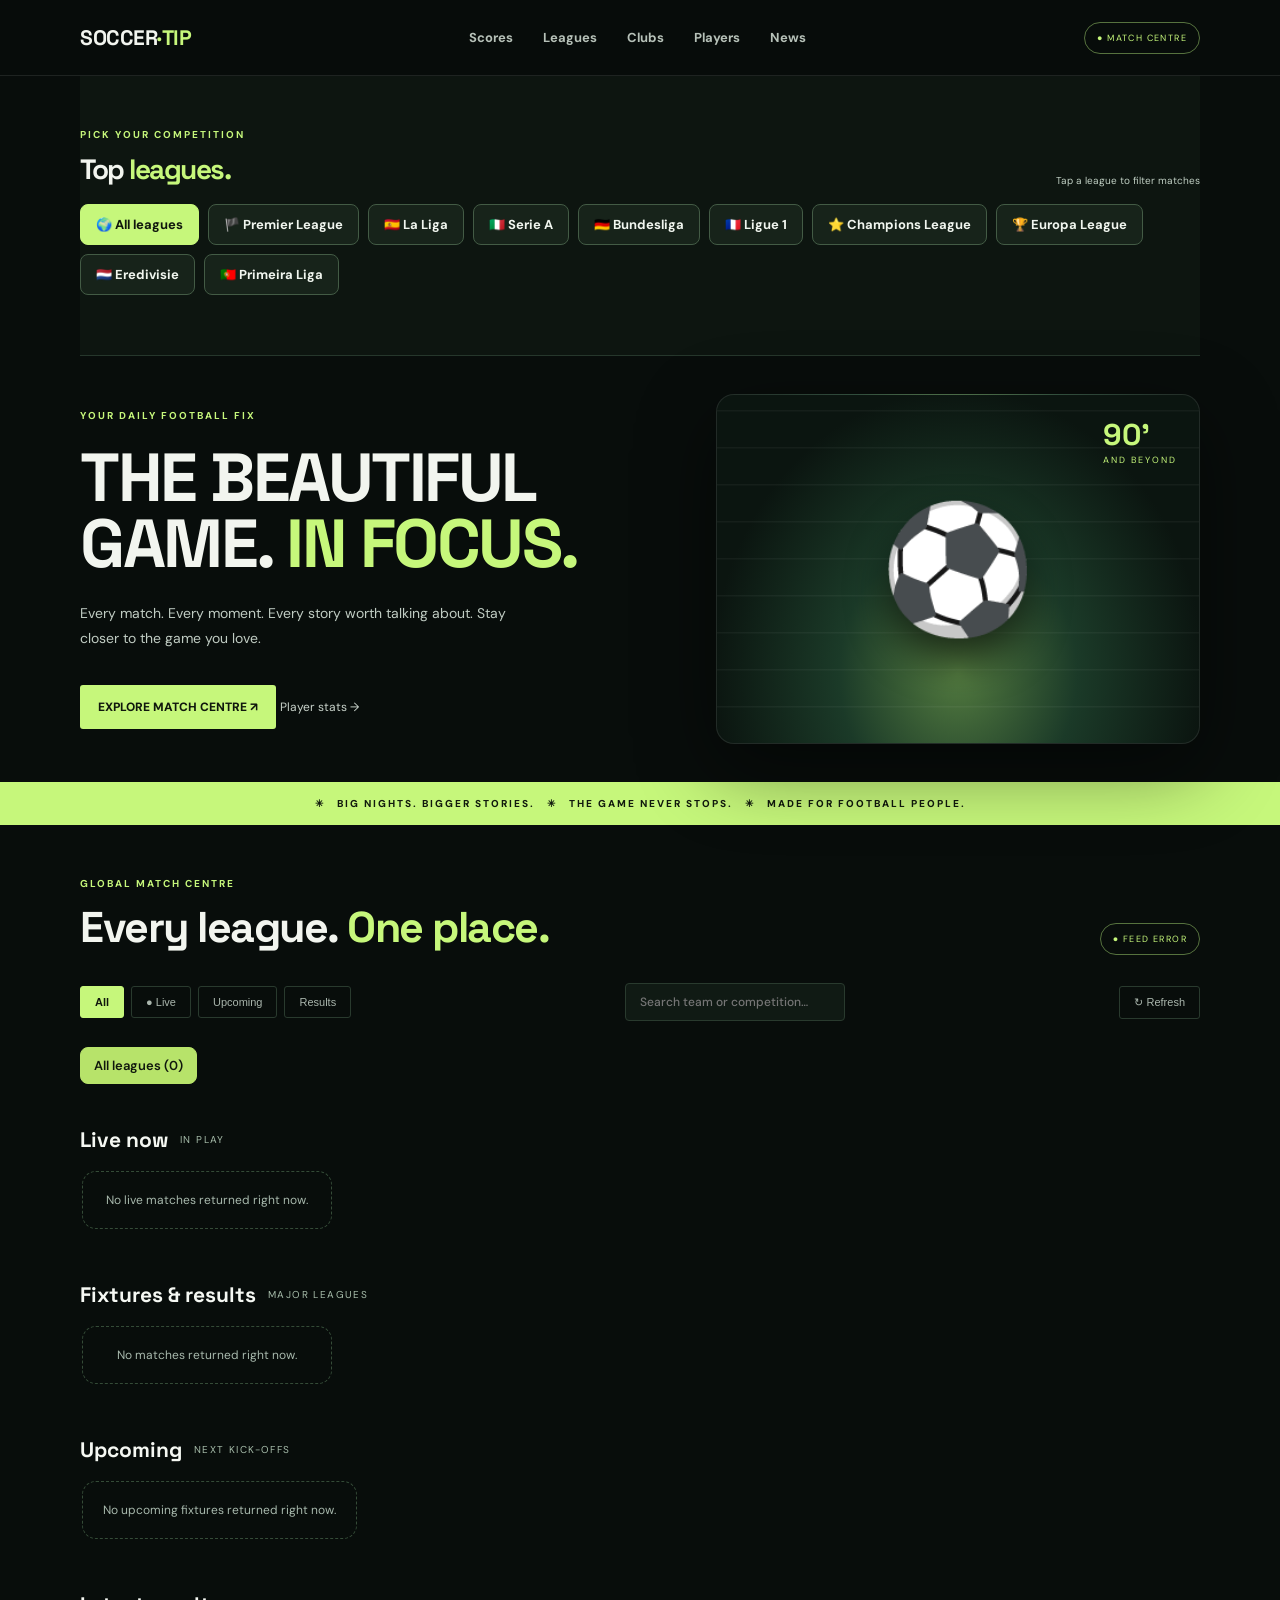
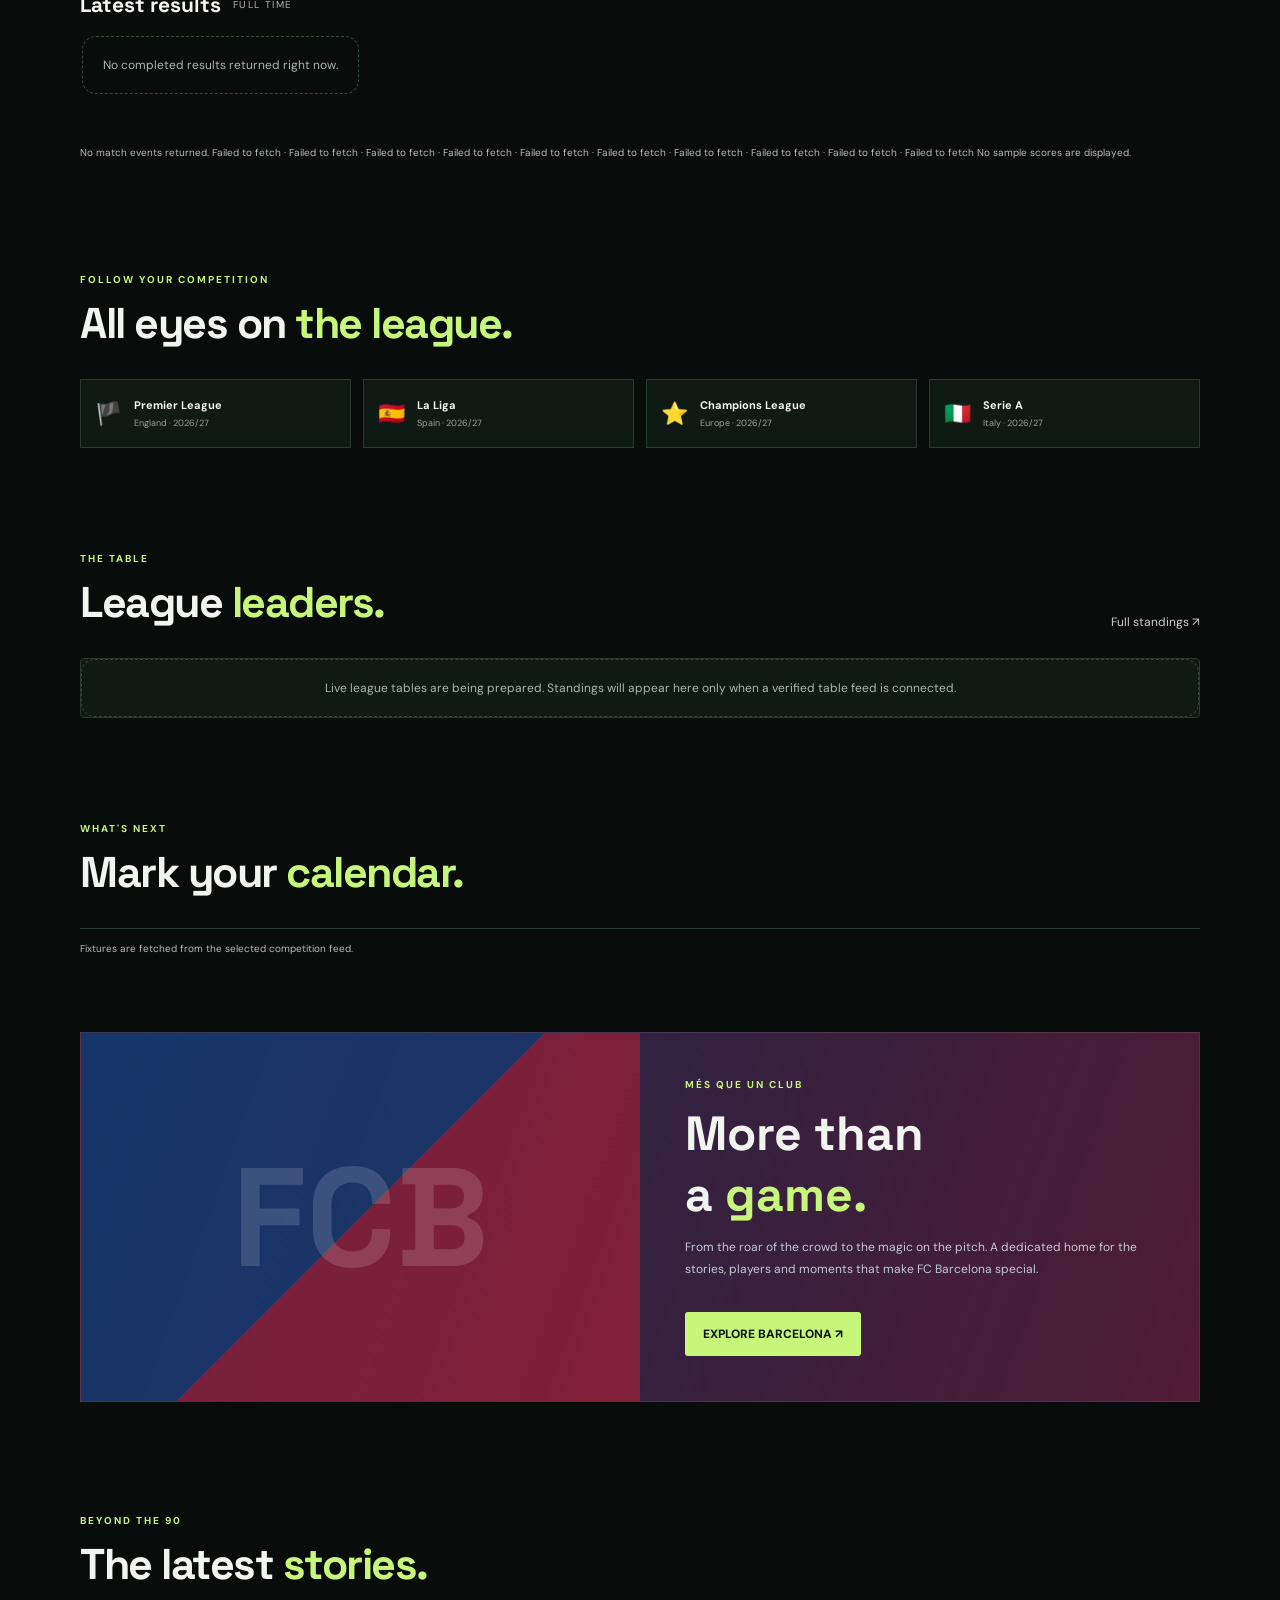
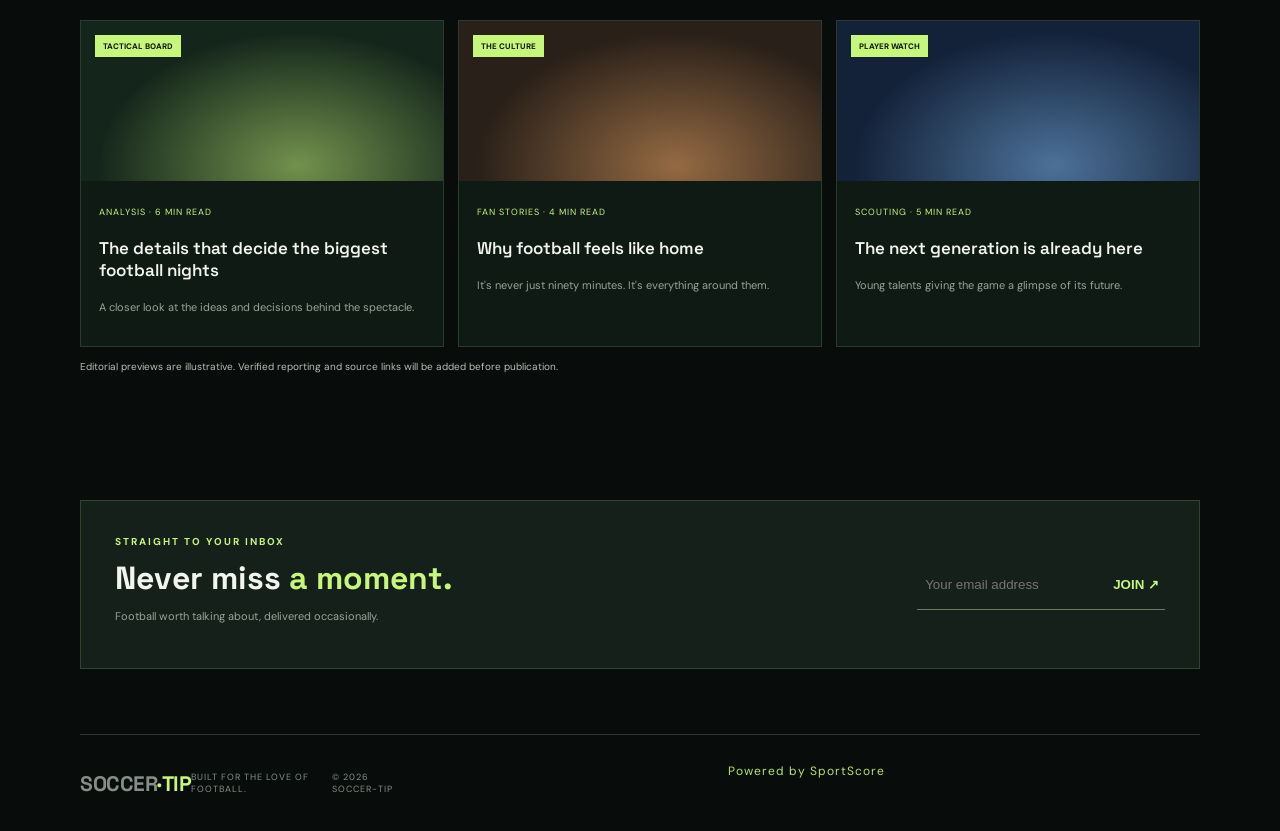
<file: index.html>
<!doctype html><html lang="en"><head><meta charset="utf-8"><meta name="viewport" content="width=device-width,initial-scale=1"><meta name="theme-color" content="#080d0b"><meta name="description" content="Soccer-Tip — your home for football scores, fixtures, leagues and stories."><title>Soccer-Tip | The beautiful game, in focus</title><link rel="preconnect" href="https://fonts.googleapis.com"><link href="https://fonts.googleapis.com/css2?family=DM+Sans:wght@400;500;700;800&family=Space+Grotesk:wght@500;600;700&display=swap" rel="stylesheet"><link rel="stylesheet" href="styles.css?v=clear2"></head><body><header class="top wrap"><a class="brand" href="#">SOCCER<b>·TIP</b></a><nav><a href="#scores">Scores</a><a href="#top-leagues">Leagues</a><a href="clubs.html">Clubs</a><a href="players.html">Players</a><a href="news.html">News</a></nav><span class="pill">● MATCH CENTRE</span></header><section class="section wrap top-leagues-section" id="top-leagues"><div class="heading"><div><div class="eyebrow">PICK YOUR COMPETITION</div><h2>Top <em>leagues.</em></h2></div><span class="disclaimer">Tap a league to filter matches</span></div><div class="league-rail featured-league-rail" id="featured-leagues"><button class="league-chip active" data-league="all">🌍 All leagues</button><button class="league-chip" data-league="Premier League">🏴 Premier League</button><button class="league-chip" data-league="La Liga">🇪🇸 La Liga</button><button class="league-chip" data-league="Serie A">🇮🇹 Serie A</button><button class="league-chip" data-league="Bundesliga">🇩🇪 Bundesliga</button><button class="league-chip" data-league="Ligue 1">🇫🇷 Ligue 1</button><button class="league-chip" data-league="Champions League">⭐ Champions League</button><button class="league-chip" data-league="Europa League">🏆 Europa League</button><button class="league-chip" data-league="Eredivisie">🇳🇱 Eredivisie</button><button class="league-chip" data-league="Primeira Liga">🇵🇹 Primeira Liga</button></div></section><main><section class="hero wrap"><div><div class="eyebrow">YOUR DAILY FOOTBALL FIX</div><h1>THE BEAUTIFUL<br>GAME. <em>IN FOCUS.</em></h1><p>Every match. Every moment. Every story worth talking about. Stay closer to the game you love.</p><a class="cta" href="#scores">EXPLORE MATCH CENTRE ↗</a> <a class="link" href="players.html">Player stats →</a></div><div class="stadium"><div class="stamp">90'<small>AND BEYOND</small></div><div class="ball">⚽</div></div></section><div class="ticker">✳ &nbsp; BIG NIGHTS. BIGGER STORIES. &nbsp; ✳ &nbsp; THE GAME NEVER STOPS. &nbsp; ✳ &nbsp; MADE FOR FOOTBALL PEOPLE.</div><section class="section wrap" id="scores">
<div class="heading"><div><div class="eyebrow">GLOBAL MATCH CENTRE</div><h2>Every league. <em>One place.</em></h2></div><span class="pill" id="live-indicator">● CONNECTING</span></div>
<div class="score-tools"><div class="tabs"><button class="tab active" data-filter="all">All</button><button class="tab" data-filter="live">● Live</button><button class="tab" data-filter="upcoming">Upcoming</button><button class="tab" data-filter="completed">Results</button></div><input id="match-search" class="match-search" type="search" placeholder="Search team or competition…" aria-label="Search matches"><button class="tab" id="refresh-scores" type="button">↻ Refresh</button></div>
<div class="league-rail" id="league-rail" aria-label="Filter by league"><button class="league-chip active" data-league="all">All leagues</button></div>
<div class="match-section"><div class="subheading"><h3>Live now</h3><span>IN PLAY</span></div><div class="match-rail" id="live-matches"><p class="loading-state">Loading live matches…</p></div></div>
<div class="match-section"><div class="subheading"><h3>Fixtures & results</h3><span>MAJOR LEAGUES</span></div><div class="match-rail" id="today-matches"><p class="loading-state">Loading today's matches…</p></div></div>
<div class="match-section"><div class="subheading"><h3>Upcoming</h3><span>NEXT KICK-OFFS</span></div><div class="match-rail" id="upcoming-matches"><p class="loading-state">Loading upcoming matches…</p></div></div>
<div class="match-section"><div class="subheading"><h3>Latest results</h3><span>FULL TIME</span></div><div class="match-rail" id="finished-matches"><p class="loading-state">Loading results…</p></div></div>
<p class="disclaimer" id="score-status">Connecting to the public football data feed. Match cards will only show returned data.</p>
<div class="match-detail" id="match-detail" hidden></div>
</section><section class="section wrap" id="leagues"><div class="heading"><div><div class="eyebrow">FOLLOW YOUR COMPETITION</div><h2>All eyes on <em>the league.</em></h2></div></div><div class="leagues"><a class="league" href="#fixtures"><span class="flag">🏴</span><span><strong>Premier League</strong><small>England · 2026/27</small></span></a><a class="league" href="#fixtures"><span class="flag">🇪🇸</span><span><strong>La Liga</strong><small>Spain · 2026/27</small></span></a><a class="league" href="#fixtures"><span class="flag">⭐</span><span><strong>Champions League</strong><small>Europe · 2026/27</small></span></a><a class="league" href="#fixtures"><span class="flag">🇮🇹</span><span><strong>Serie A</strong><small>Italy · 2026/27</small></span></a></div></section><section class="section wrap" id="standings"><div class="heading"><div><div class="eyebrow">THE TABLE</div><h2>League <em>leaders.</em></h2></div><a class="link" href="leagues.html">Full standings ↗</a></div><div class="table-wrap"><div class="empty-state">Live league tables are being prepared. Standings will appear here only when a verified table feed is connected.</div></div></section><section class="section wrap" id="fixtures"><div class="heading"><div><div class="eyebrow">WHAT'S NEXT</div><h2>Mark your <em>calendar.</em></h2></div></div><div class="fixtures" id="upcoming-fixtures"><p class="disclaimer">Fixtures are fetched from the selected competition feed.</p></div></section><section class="barca wrap"><div class="barca-art">FCB</div><div class="barca-copy"><div class="eyebrow">MÉS QUE UN CLUB</div><h2>More than<br>a <em>game.</em></h2><p>From the roar of the crowd to the magic on the pitch. A dedicated home for the stories, players and moments that make FC Barcelona special.</p><a class="cta" href="clubs.html#barcelona">EXPLORE BARCELONA ↗</a></div></section><section class="section wrap" id="stories"><div class="heading"><div><div class="eyebrow">BEYOND THE 90</div><h2>The latest <em>stories.</em></h2></div></div><div class="stories"><article class="story"><div class="visual"><span>TACTICAL BOARD</span></div><div class="story-copy"><small>ANALYSIS · 6 MIN READ</small><h3>The details that decide the biggest football nights</h3><p>A closer look at the ideas and decisions behind the spectacle.</p></div></article><article class="story"><div class="visual"><span>THE CULTURE</span></div><div class="story-copy"><small>FAN STORIES · 4 MIN READ</small><h3>Why football feels like home</h3><p>It's never just ninety minutes. It's everything around them.</p></div></article><article class="story"><div class="visual"><span>PLAYER WATCH</span></div><div class="story-copy"><small>SCOUTING · 5 MIN READ</small><h3>The next generation is already here</h3><p>Young talents giving the game a glimpse of its future.</p></div></article></div><p class="disclaimer">Editorial previews are illustrative. Verified reporting and source links will be added before publication.</p></section><section class="newsletter wrap"><div><div class="eyebrow">STRAIGHT TO YOUR INBOX</div><h2>Never miss <em>a moment.</em></h2><p>Football worth talking about, delivered occasionally.</p></div><div><form id="newsletter"><input type="email" placeholder="Your email address" required aria-label="Your email address"><button>JOIN ↗</button></form><small id="message" class="disclaimer"></small></div></section></main><footer class="footer wrap"><a class="brand" href="#">SOCCER<b>·TIP</b></a><span>BUILT FOR THE LOVE OF FOOTBALL.</span><span>© 2026 SOCCER-TIP</span><div class="wrap" style="padding:0 0 24px;text-align:center"><a href="https://sportscore.com/" rel="dofollow" style="color:#b7e36a;font-size:12px">Powered by SportScore</a></div></footer><script src="app.js?v=clear2"></script></body></html>
</file>
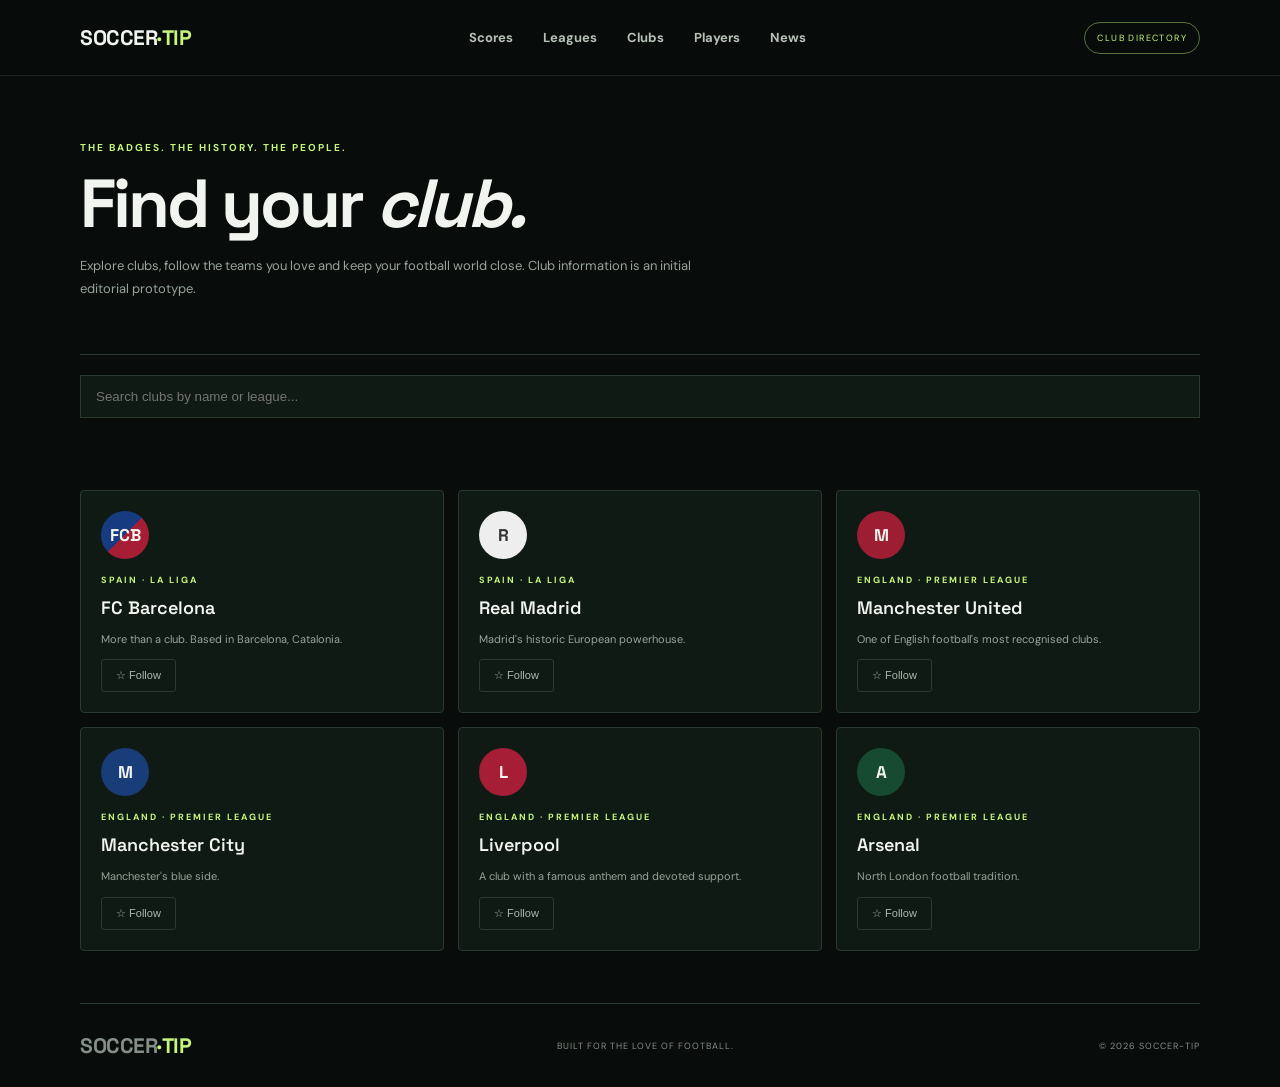
<file: clubs.html>
<!doctype html><html lang="en"><head><meta charset="utf-8"><meta name="viewport" content="width=device-width,initial-scale=1"><title>Clubs | Soccer-Tip</title><link href="https://fonts.googleapis.com/css2?family=DM+Sans:wght@400;700;800&family=Space+Grotesk:wght@500;600;700&display=swap" rel="stylesheet"><link rel="stylesheet" href="styles.css"></head><body><header class="top wrap"><a class="brand" href="index.html">SOCCER<b>·TIP</b></a><nav><a href="index.html#scores">Scores</a><a href="leagues.html">Leagues</a><a href="clubs.html">Clubs</a><a href="players.html">Players</a><a href="news.html">News</a></nav><span class="pill">CLUB DIRECTORY</span></header><main class="wrap"><section class="page-hero"><div class="eyebrow">THE BADGES. THE HISTORY. THE PEOPLE.</div><h1>Find your <em>club.</em></h1><p>Explore clubs, follow the teams you love and keep your football world close. Club information is an initial editorial prototype.</p></section><div class="searchbar"><input data-search=".club-card" placeholder="Search clubs by name or league..." aria-label="Search clubs"></div><section class="section"><div class="content-grid"><article class="content-card club-card" id="barcelona"><div class="club-badge">FCB</div><div class="eyebrow">SPAIN · LA LIGA</div><h3>FC Barcelona</h3><p>More than a club. Based in Barcelona, Catalonia.</p><button class="tab" data-favorite>☆ Follow</button></article><article class="content-card club-card"><div class="club-badge" style="background:#eee;color:#333">R</div><div class="eyebrow">SPAIN · LA LIGA</div><h3>Real Madrid</h3><p>Madrid's historic European powerhouse.</p><button class="tab" data-favorite>☆ Follow</button></article><article class="content-card club-card"><div class="club-badge" style="background:#9d1e32">M</div><div class="eyebrow">ENGLAND · PREMIER LEAGUE</div><h3>Manchester United</h3><p>One of English football's most recognised clubs.</p><button class="tab" data-favorite>☆ Follow</button></article><article class="content-card club-card"><div class="club-badge" style="background:#183d79">M</div><div class="eyebrow">ENGLAND · PREMIER LEAGUE</div><h3>Manchester City</h3><p>Manchester's blue side.</p><button class="tab" data-favorite>☆ Follow</button></article><article class="content-card club-card"><div class="club-badge" style="background:#a51e36">L</div><div class="eyebrow">ENGLAND · PREMIER LEAGUE</div><h3>Liverpool</h3><p>A club with a famous anthem and devoted support.</p><button class="tab" data-favorite>☆ Follow</button></article><article class="content-card club-card"><div class="club-badge" style="background:#164a31">A</div><div class="eyebrow">ENGLAND · PREMIER LEAGUE</div><h3>Arsenal</h3><p>North London football tradition.</p><button class="tab" data-favorite>☆ Follow</button></article></div></section></main><footer class="footer wrap"><a class="brand" href="index.html">SOCCER<b>·TIP</b></a><span>BUILT FOR THE LOVE OF FOOTBALL.</span><span>© 2026 SOCCER-TIP</span></footer><script src="app.js"></script></body></html>
</file>
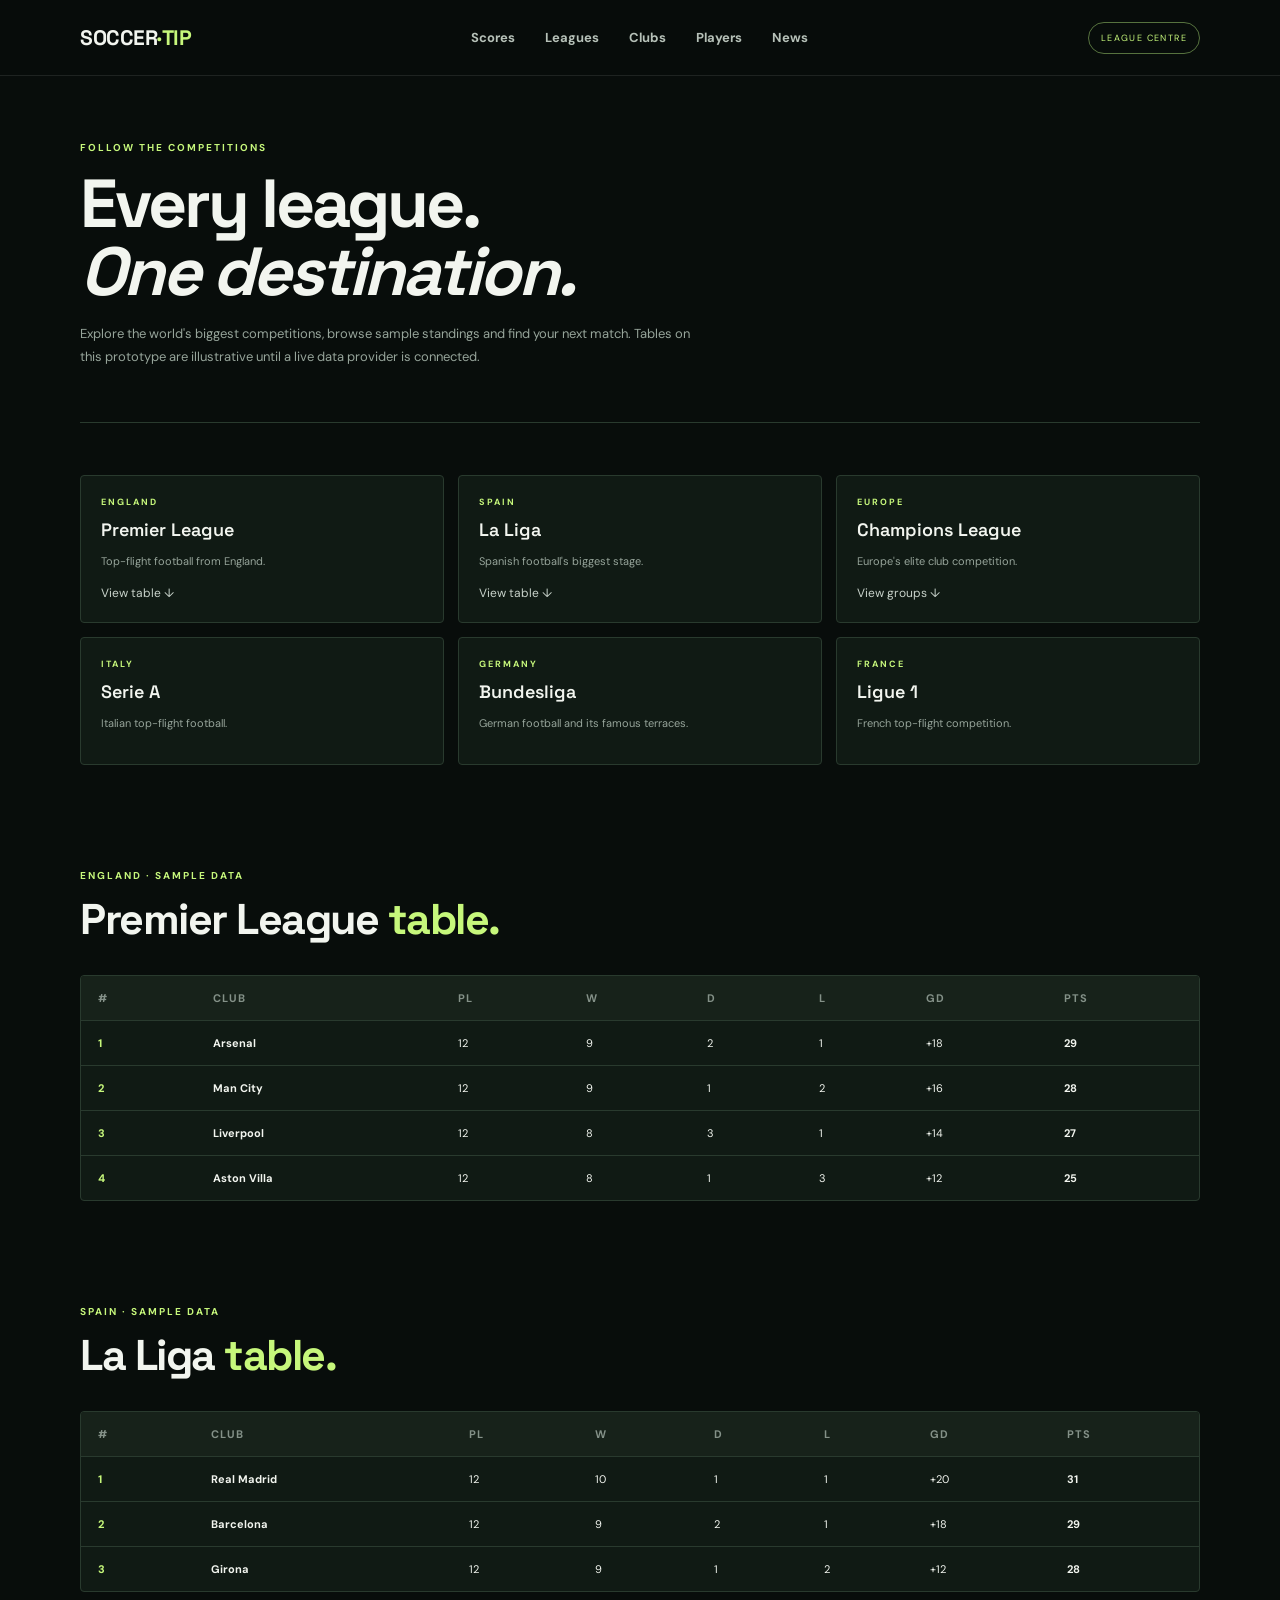
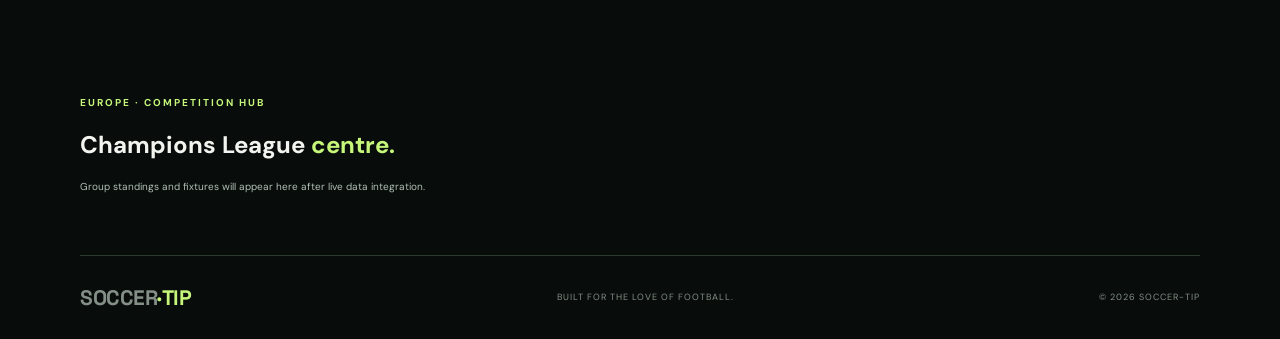
<file: leagues.html>
<!doctype html><html lang="en"><head><meta charset="utf-8"><meta name="viewport" content="width=device-width,initial-scale=1"><title>Leagues | Soccer-Tip</title><link href="https://fonts.googleapis.com/css2?family=DM+Sans:wght@400;700;800&family=Space+Grotesk:wght@500;600;700&display=swap" rel="stylesheet"><link rel="stylesheet" href="styles.css"></head><body><header class="top wrap"><a class="brand" href="index.html">SOCCER<b>·TIP</b></a><nav><a href="index.html#scores">Scores</a><a href="leagues.html">Leagues</a><a href="clubs.html">Clubs</a><a href="players.html">Players</a><a href="news.html">News</a></nav><span class="pill">LEAGUE CENTRE</span></header><main class="wrap"><section class="page-hero"><div class="eyebrow">FOLLOW THE COMPETITIONS</div><h1>Every league.<br><em>One destination.</em></h1><p>Explore the world's biggest competitions, browse sample standings and find your next match. Tables on this prototype are illustrative until a live data provider is connected.</p></section><section class="section"><div class="content-grid"><article class="content-card"><div class="eyebrow">ENGLAND</div><h3>Premier League</h3><p>Top-flight football from England.</p><a class="link" href="#premier">View table ↓</a></article><article class="content-card"><div class="eyebrow">SPAIN</div><h3>La Liga</h3><p>Spanish football's biggest stage.</p><a class="link" href="#laliga">View table ↓</a></article><article class="content-card"><div class="eyebrow">EUROPE</div><h3>Champions League</h3><p>Europe's elite club competition.</p><a class="link" href="#ucl">View groups ↓</a></article><article class="content-card"><div class="eyebrow">ITALY</div><h3>Serie A</h3><p>Italian top-flight football.</p></article><article class="content-card"><div class="eyebrow">GERMANY</div><h3>Bundesliga</h3><p>German football and its famous terraces.</p></article><article class="content-card"><div class="eyebrow">FRANCE</div><h3>Ligue 1</h3><p>French top-flight competition.</p></article></div></section><section class="section" id="premier"><div class="heading"><div><div class="eyebrow">ENGLAND · SAMPLE DATA</div><h2>Premier League <em>table.</em></h2></div></div><div class="table-wrap"><table class="standings"><thead><tr><th>#</th><th>CLUB</th><th>PL</th><th>W</th><th>D</th><th>L</th><th>GD</th><th>PTS</th></tr></thead><tbody><tr><td>1</td><td>Arsenal</td><td>12</td><td>9</td><td>2</td><td>1</td><td>+18</td><td><b>29</b></td></tr><tr><td>2</td><td>Man City</td><td>12</td><td>9</td><td>1</td><td>2</td><td>+16</td><td><b>28</b></td></tr><tr><td>3</td><td>Liverpool</td><td>12</td><td>8</td><td>3</td><td>1</td><td>+14</td><td><b>27</b></td></tr><tr><td>4</td><td>Aston Villa</td><td>12</td><td>8</td><td>1</td><td>3</td><td>+12</td><td><b>25</b></td></tr></tbody></table></div></section><section class="section" id="laliga"><div class="heading"><div><div class="eyebrow">SPAIN · SAMPLE DATA</div><h2>La Liga <em>table.</em></h2></div></div><div class="table-wrap"><table class="standings"><thead><tr><th>#</th><th>CLUB</th><th>PL</th><th>W</th><th>D</th><th>L</th><th>GD</th><th>PTS</th></tr></thead><tbody><tr><td>1</td><td>Real Madrid</td><td>12</td><td>10</td><td>1</td><td>1</td><td>+20</td><td><b>31</b></td></tr><tr><td>2</td><td>Barcelona</td><td>12</td><td>9</td><td>2</td><td>1</td><td>+18</td><td><b>29</b></td></tr><tr><td>3</td><td>Girona</td><td>12</td><td>9</td><td>1</td><td>2</td><td>+12</td><td><b>28</b></td></tr></tbody></table></div></section><section class="section" id="ucl"><div class="eyebrow">EUROPE · COMPETITION HUB</div><h2>Champions League <em>centre.</em></h2><p class="disclaimer">Group standings and fixtures will appear here after live data integration.</p></section></main><footer class="footer wrap"><a class="brand" href="index.html">SOCCER<b>·TIP</b></a><span>BUILT FOR THE LOVE OF FOOTBALL.</span><span>© 2026 SOCCER-TIP</span></footer><script src="app.js"></script></body></html>
</file>
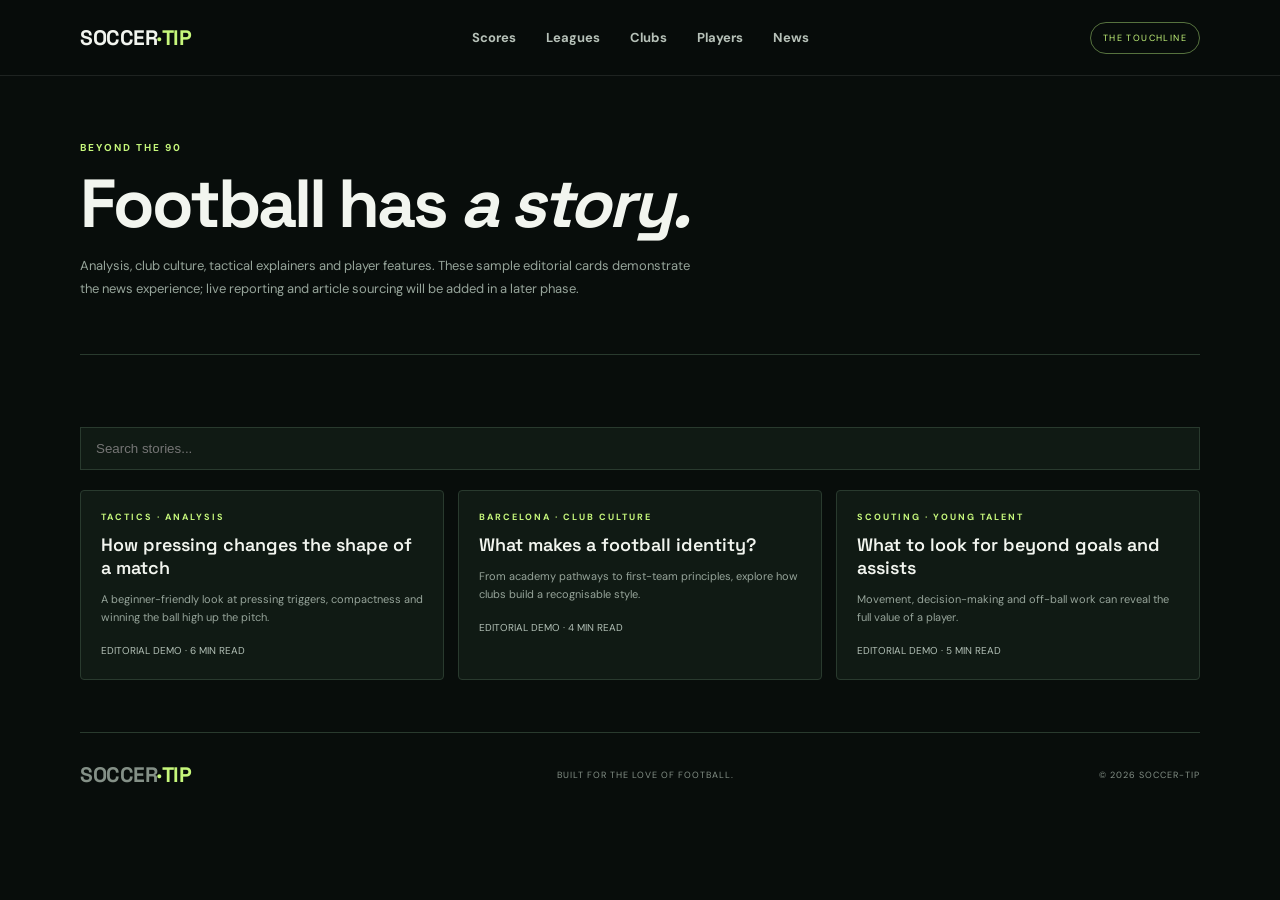
<file: news.html>
<!doctype html><html lang="en"><head><meta charset="utf-8"><meta name="viewport" content="width=device-width,initial-scale=1"><title>News | Soccer-Tip</title><link href="https://fonts.googleapis.com/css2?family=DM+Sans:wght@400;700;800&family=Space+Grotesk:wght@500;600;700&display=swap" rel="stylesheet"><link rel="stylesheet" href="styles.css"></head><body><header class="top wrap"><a class="brand" href="index.html">SOCCER<b>·TIP</b></a><nav><a href="index.html#scores">Scores</a><a href="leagues.html">Leagues</a><a href="clubs.html">Clubs</a><a href="players.html">Players</a><a href="news.html">News</a></nav><span class="pill">THE TOUCHLINE</span></header><main class="wrap"><section class="page-hero"><div class="eyebrow">BEYOND THE 90</div><h1>Football has <em>a story.</em></h1><p>Analysis, club culture, tactical explainers and player features. These sample editorial cards demonstrate the news experience; live reporting and article sourcing will be added in a later phase.</p></section><section class="section"><div class="searchbar"><input data-search=".news-card" placeholder="Search stories..." aria-label="Search stories"></div><div class="content-grid"><article class="content-card news-card"><div class="eyebrow">TACTICS · ANALYSIS</div><h3>How pressing changes the shape of a match</h3><p>A beginner-friendly look at pressing triggers, compactness and winning the ball high up the pitch.</p><span class="disclaimer">EDITORIAL DEMO · 6 MIN READ</span></article><article class="content-card news-card"><div class="eyebrow">BARCELONA · CLUB CULTURE</div><h3>What makes a football identity?</h3><p>From academy pathways to first-team principles, explore how clubs build a recognisable style.</p><span class="disclaimer">EDITORIAL DEMO · 4 MIN READ</span></article><article class="content-card news-card"><div class="eyebrow">SCOUTING · YOUNG TALENT</div><h3>What to look for beyond goals and assists</h3><p>Movement, decision-making and off-ball work can reveal the full value of a player.</p><span class="disclaimer">EDITORIAL DEMO · 5 MIN READ</span></article></div></section></main><footer class="footer wrap"><a class="brand" href="index.html">SOCCER<b>·TIP</b></a><span>BUILT FOR THE LOVE OF FOOTBALL.</span><span>© 2026 SOCCER-TIP</span></footer><script src="app.js"></script></body></html>
</file>
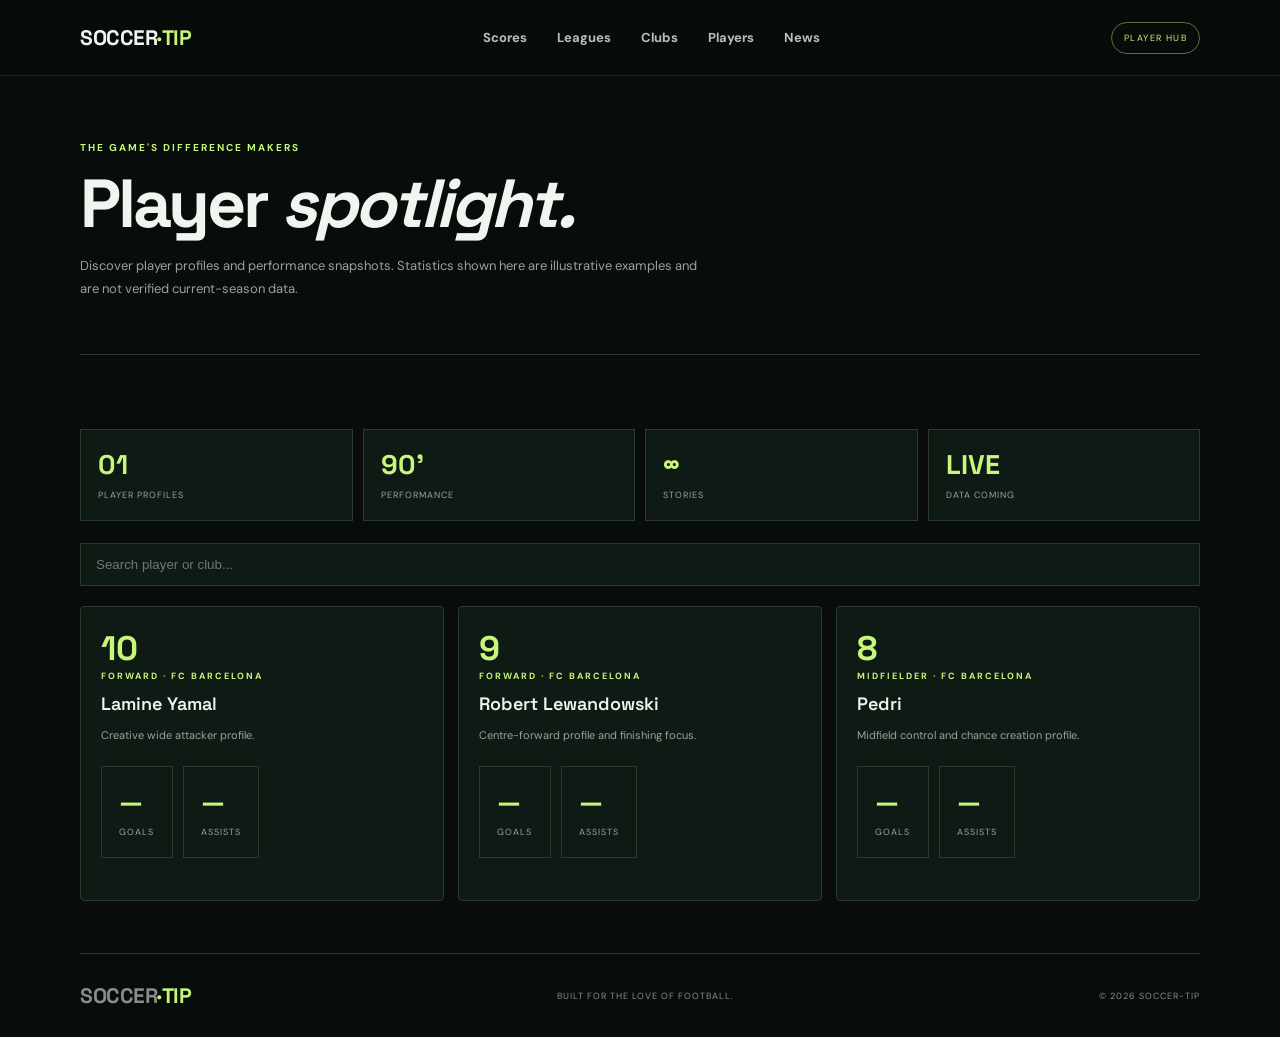
<file: players.html>
<!doctype html><html lang="en"><head><meta charset="utf-8"><meta name="viewport" content="width=device-width,initial-scale=1"><title>Players | Soccer-Tip</title><link href="https://fonts.googleapis.com/css2?family=DM+Sans:wght@400;700;800&family=Space+Grotesk:wght@500;600;700&display=swap" rel="stylesheet"><link rel="stylesheet" href="styles.css"></head><body><header class="top wrap"><a class="brand" href="index.html">SOCCER<b>·TIP</b></a><nav><a href="index.html#scores">Scores</a><a href="leagues.html">Leagues</a><a href="clubs.html">Clubs</a><a href="players.html">Players</a><a href="news.html">News</a></nav><span class="pill">PLAYER HUB</span></header><main class="wrap"><section class="page-hero"><div class="eyebrow">THE GAME'S DIFFERENCE MAKERS</div><h1>Player <em>spotlight.</em></h1><p>Discover player profiles and performance snapshots. Statistics shown here are illustrative examples and are not verified current-season data.</p></section><section class="section"><div class="stat-row"><div class="stat-box"><strong>01</strong><span>PLAYER PROFILES</span></div><div class="stat-box"><strong>90'</strong><span>PERFORMANCE</span></div><div class="stat-box"><strong>∞</strong><span>STORIES</span></div><div class="stat-box"><strong>LIVE</strong><span>DATA COMING</span></div></div><div class="searchbar"><input data-search=".player-card" placeholder="Search player or club..." aria-label="Search players"></div><div class="content-grid"><article class="content-card player-card"><div class="player-number">10</div><div class="eyebrow">FORWARD · FC BARCELONA</div><h3>Lamine Yamal</h3><p>Creative wide attacker profile.</p><div class="stat-row"><div class="stat-box"><strong>—</strong><span>GOALS</span></div><div class="stat-box"><strong>—</strong><span>ASSISTS</span></div></div></article><article class="content-card player-card"><div class="player-number">9</div><div class="eyebrow">FORWARD · FC BARCELONA</div><h3>Robert Lewandowski</h3><p>Centre-forward profile and finishing focus.</p><div class="stat-row"><div class="stat-box"><strong>—</strong><span>GOALS</span></div><div class="stat-box"><strong>—</strong><span>ASSISTS</span></div></div></article><article class="content-card player-card"><div class="player-number">8</div><div class="eyebrow">MIDFIELDER · FC BARCELONA</div><h3>Pedri</h3><p>Midfield control and chance creation profile.</p><div class="stat-row"><div class="stat-box"><strong>—</strong><span>GOALS</span></div><div class="stat-box"><strong>—</strong><span>ASSISTS</span></div></div></article></div></section></main><footer class="footer wrap"><a class="brand" href="index.html">SOCCER<b>·TIP</b></a><span>BUILT FOR THE LOVE OF FOOTBALL.</span><span>© 2026 SOCCER-TIP</span></footer><script src="app.js"></script></body></html>
</file>
<file: styles.css>
:root{--bg:#080d0b;--panel:#111a15;--line:#26352b;--txt:#f2f5ef;--muted:#96a49a;--green:#b8f36b;--display:'Space Grotesk',sans-serif;--body:'DM Sans',sans-serif}*{box-sizing:border-box}html{scroll-behavior:smooth}body{margin:0;background:var(--bg);color:var(--txt);font-family:var(--body)}a{color:inherit;text-decoration:none}.wrap{width:min(1120px,88%);margin:auto}.top{height:76px;border-bottom:1px solid #ffffff12;display:flex;align-items:center;justify-content:space-between}.brand{font:700 19px var(--display);letter-spacing:1px}.brand b{color:var(--green)}nav{display:flex;gap:30px;color:#b6c1b8;font-size:13px}nav a:hover,.link:hover{color:var(--green)}.pill{font-size:9px;letter-spacing:1.4px;color:var(--green);border:1px solid #56723e;padding:9px 12px;border-radius:30px}.hero{min-height:540px;display:grid;grid-template-columns:1.1fr .9fr;gap:45px;align-items:center;padding:65px 0}.eyebrow{color:var(--green);font-size:10px;letter-spacing:2px;font-weight:700}.hero h1{font:700 clamp(48px,6.6vw,82px)/.98 var(--display);letter-spacing:-4px;margin:23px 0}.hero h1 em,h2 em{font-style:normal;color:var(--green)}.hero p{color:var(--muted);max-width:440px;line-height:1.8;font-size:14px}.cta{display:inline-block;margin-top:20px;padding:14px 18px;background:var(--green);color:#10170d;font-weight:800;font-size:12px;border-radius:3px}.stadium{height:350px;border:1px solid #ffffff18;border-radius:5px;display:grid;place-items:center;position:relative;overflow:hidden;background:radial-gradient(ellipse at 50% 80%,#537b40,#1b3a28 35%,#0b1510 72%)}.stadium:before{content:"";position:absolute;inset:0;background:repeating-linear-gradient(0deg,transparent 0 35px,#ffffff0b 36px 37px)}.ball{font-size:125px;filter:drop-shadow(0 20px 20px #0009);z-index:1}.stamp{position:absolute;right:22px;top:20px;color:var(--green);font:700 30px var(--display)}.stamp small{display:block;font:9px var(--body);letter-spacing:2px}.ticker{background:var(--green);color:#111a0d;padding:15px 6%;font-size:10px;font-weight:800;letter-spacing:1.4px;text-align:center}.section{padding:76px 0}.heading{display:flex;align-items:end;justify-content:space-between;margin-bottom:28px}.heading h2{font:700 clamp(30px,4vw,43px) var(--display);margin:10px 0 0;letter-spacing:-1.5px}.link{font-size:12px;color:#c8d2ca}.tabs{display:flex;gap:7px;margin-bottom:15px}.tab{background:transparent;color:#aab6ad;border:1px solid var(--line);padding:9px 14px;font-size:11px;border-radius:3px}.tab.active{background:var(--green);color:#10170d;border-color:var(--green);font-weight:800}.matches{display:grid;grid-template-columns:repeat(3,1fr);gap:13px}.match{background:linear-gradient(145deg,#16221a,#0e1511);border:1px solid var(--line);padding:18px;border-radius:4px}.meta,.foot{display:flex;justify-content:space-between;color:#89968d;font-size:9px;letter-spacing:.8px}.live{color:var(--green)}.teams{display:grid;grid-template-columns:1fr auto 1fr;align-items:center;text-align:center;gap:8px;padding:28px 0}.crest{width:42px;height:42px;border-radius:50%;display:grid;place-items:center;margin:0 auto 9px;font-weight:800;background:#883047}.team:last-child .crest{background:#244c85}.team strong{font-size:11px}.score{font:700 27px var(--display)}.score small{display:block;font:9px var(--body);color:#98a59b;margin-top:5px}.foot{border-top:1px solid var(--line);padding-top:13px;letter-spacing:0}.disclaimer{font-size:10px;color:#7e8b82;margin-top:13px}.leagues{display:grid;grid-template-columns:repeat(4,1fr);gap:12px}.league{background:var(--panel);border:1px solid var(--line);padding:18px 14px;display:flex;gap:12px;align-items:center}.league .flag{font-size:22px}.league strong{display:block;font-size:11px}.league small{display:block;color:var(--muted);font-size:9px;margin-top:5px}.fixtures{border-top:1px solid var(--line)}.fixture{display:grid;grid-template-columns:65px 1fr 2fr 90px;gap:15px;align-items:center;padding:19px 12px;border-bottom:1px solid var(--line)}.date strong{font:700 24px var(--display)}.date small,.comp{display:block;color:var(--muted);font-size:9px;letter-spacing:1px}.fixture-teams{font-size:12px}.fixture-teams span{color:var(--muted);padding:0 10px}.time{font:700 14px var(--display)}.barca{margin:15px auto 60px;display:grid;grid-template-columns:1fr 1fr;background:linear-gradient(110deg,#15284a,#501b35);border:1px solid #ffffff19}.barca-art{min-height:280px;display:grid;place-items:center;font:700 clamp(70px,12vw,140px) var(--display);color:#ffffff25;background:linear-gradient(135deg,#173c78aa 50%,#a51e36aa 50%)}.barca-copy{padding:45px;align-self:center}.barca-copy h2{font:700 48px var(--display);margin:12px 0}.barca-copy p{font-size:12px;line-height:1.8;color:#c1cbd3}.stories{display:grid;grid-template-columns:repeat(3,1fr);gap:14px}.story{background:var(--panel);border:1px solid var(--line)}.visual{height:160px;background:radial-gradient(ellipse at 60% 90%,#73914d,#14261b 65%);position:relative}.story:nth-child(2) .visual{background:radial-gradient(ellipse at 60% 90%,#946a43,#292019 65%)}.story:nth-child(3) .visual{background:radial-gradient(ellipse at 60% 90%,#4c7198,#142239 65%)}.visual span{position:absolute;left:14px;top:14px;background:var(--green);color:#111a0d;padding:6px 8px;font-size:8px;font-weight:800}.story-copy{padding:18px}.story-copy small{color:var(--green);font-size:9px;letter-spacing:1px}.story-copy h3{font:600 17px var(--display);line-height:1.3}.story-copy p{font-size:11px;color:var(--muted);line-height:1.7}.newsletter{padding:34px;background:#142019;border:1px solid #30442e;display:flex;justify-content:space-between;align-items:center;gap:25px;margin:65px auto}.newsletter h2{font:700 32px var(--display);margin:10px 0}.newsletter p{font-size:11px;color:var(--muted)}form{display:flex;border-bottom:1px solid #687b5e;padding:9px 0}input{background:transparent;border:0;color:white;outline:0;padding:8px;min-width:190px}form button{background:transparent;border:0;color:var(--green);font-weight:800}.footer{border-top:1px solid var(--line);padding:28px 0;display:flex;justify-content:space-between;color:#849087;font-size:9px;letter-spacing:1px}@media(max-width:760px){.wrap{width:90%}.top{height:65px}nav{display:none}.hero{grid-template-columns:1fr;padding:55px 0}.hero h1{font-size:57px}.stadium{height:250px}.matches{grid-template-columns:1fr}.leagues{grid-template-columns:1fr 1fr}.fixture{grid-template-columns:48px 1fr auto;gap:8px}.comp{display:none}.barca{grid-template-columns:1fr}.barca-art{min-height:180px}.barca-copy{padding:30px}.stories{grid-template-columns:1fr}.newsletter{display:block;padding:25px}.newsletter form{margin-top:20px}.footer{gap:12px;flex-wrap:wrap}.footer .brand{width:100%}}
/* Expanded platform components */
.table-wrap{overflow-x:auto;border:1px solid var(--line);border-radius:4px;background:var(--panel)}
.standings{width:100%;border-collapse:collapse;min-width:520px;text-align:left}
.standings th{font-size:9px;letter-spacing:1px;color:#849188;font-weight:700;background:#17221a}
.standings td,.standings th{padding:15px 17px;border-bottom:1px solid var(--line);font-size:11px}
.standings td:first-child{color:var(--green);font-weight:800}.standings td:nth-child(2){font-weight:700}.standings tr:last-child td{border-bottom:0}
.page-hero{padding:65px 0 40px;border-bottom:1px solid var(--line)}
.page-hero h1{font:700 clamp(42px,6vw,68px)/1 var(--display);letter-spacing:-3px;margin:16px 0}
.page-hero p{color:var(--muted);max-width:620px;line-height:1.8;font-size:13px}
.content-grid{display:grid;grid-template-columns:repeat(3,1fr);gap:14px}
.content-card{background:var(--panel);border:1px solid var(--line);padding:20px;border-radius:4px}
.content-card h3{font:600 18px var(--display);margin:10px 0}
.content-card p{font-size:11px;line-height:1.7;color:var(--muted)}
.content-card .eyebrow{font-size:9px}
.club-badge{width:48px;height:48px;border-radius:50%;display:grid;place-items:center;background:linear-gradient(135deg,#163b80 50%,#a51e36 50%);font:700 17px var(--display);margin-bottom:15px}
.player-number{font:700 34px var(--display);color:var(--green)}
.stat-row{display:grid;grid-template-columns:repeat(4,1fr);gap:10px;margin:22px 0}
.stat-box{background:var(--panel);border:1px solid var(--line);padding:17px}
.stat-box strong{display:block;font:700 27px var(--display);color:var(--green)}
.stat-box span{font-size:9px;color:var(--muted);letter-spacing:1px}
.searchbar{display:flex;gap:10px;margin:20px 0}
.searchbar input{background:var(--panel);border:1px solid var(--line);padding:13px 15px;flex:1;min-width:0}
.filter-select{background:var(--panel);border:1px solid var(--line);color:var(--txt);padding:0 12px}
.content-card[hidden],.match[hidden]{display:none}
@media(max-width:760px){.content-grid{grid-template-columns:1fr}.stat-row{grid-template-columns:1fr 1fr}.page-hero{padding:45px 0 28px}.searchbar{flex-direction:column}.filter-select{padding:12px}}

.score-tools{display:flex;align-items:center;justify-content:space-between;gap:14px;margin-bottom:16px}.score-tools .tabs{margin:0}.filter-select{min-height:38px;border-radius:3px;font:500 11px var(--body);max-width:280px}.loading-state,.empty-state{padding:35px 15px;text-align:center;border:1px dashed var(--line);color:var(--muted);font-size:12px;grid-column:1/-1}.team{min-width:0}.club-logo{width:42px;height:42px;object-fit:contain;display:block;margin:0 auto 9px}.crest-fallback{width:42px;height:42px;border-radius:50%;display:grid;place-items:center;margin:0 auto 9px;background:#233b2a;color:var(--green);font:700 14px var(--display)}.team strong{display:block;max-width:110px;overflow:hidden;text-overflow:ellipsis;white-space:nowrap}.match{min-width:0}@media(max-width:760px){.score-tools{align-items:stretch;flex-direction:column}.score-tools .tabs{flex-wrap:wrap}.filter-select{max-width:none;width:100%}}


/* Global leagues + horizontal match rails */
.score-tools{display:flex;align-items:center;justify-content:space-between;gap:12px;flex-wrap:wrap;margin:18px 0}
.league-rail,.match-rail{display:flex;gap:12px;overflow-x:auto;overscroll-behavior-x:contain;scroll-snap-type:x mandatory;padding:8px 2px 18px;scrollbar-width:thin}
.league-chip{white-space:nowrap;border:1px solid #26352d;background:#101a14;color:#d9e4dc;border-radius:999px;padding:10px 16px;font:600 13px 'DM Sans',sans-serif;cursor:pointer;scroll-snap-align:start}
.league-chip.active{background:#b7e36a;color:#10170d;border-color:#b7e36a}
.match-section{margin:28px 0 34px}
.subheading{display:flex;align-items:center;gap:12px;margin:0 0 10px}
.subheading h3{font:700 21px 'Space Grotesk',sans-serif;margin:0}
.subheading span{font-size:10px;letter-spacing:1.4px;color:#a7bdab}
.match-rail{align-items:stretch}
.match-card{flex:0 0 min(340px,84vw);min-width:0;text-align:left;color:inherit;background:#111b15;border:1px solid #26372c;border-radius:16px;padding:16px;scroll-snap-align:start;cursor:pointer;transition:border-color .2s,transform .2s}
.match-card:hover{border-color:#b7e36a;transform:translateY(-2px)}
.match-card-top,.match-card-foot{display:flex;justify-content:space-between;align-items:center;gap:10px;color:#a8b9ad;font-size:11px}
.match-card-top b{color:#a8b9ad;font-size:10px;letter-spacing:1px}
.match-card-top b.live{color:#ff6969}
.match-card-teams{display:grid;grid-template-columns:1fr auto 1fr;align-items:center;gap:8px;padding:18px 0}
.match-team{display:flex;flex-direction:column;align-items:center;gap:8px;text-align:center;min-width:0}
.match-team img,.team-placeholder{width:38px;height:38px;object-fit:contain}
.team-placeholder{display:grid;place-items:center;font-size:24px}
.match-team strong{font-size:12px;line-height:1.25;overflow-wrap:anywhere}
.match-card-score{text-align:center;font:700 21px 'Space Grotesk',sans-serif;white-space:nowrap}
.match-card-score small,.detail-score small{display:block;color:#a8b9ad;font:500 10px 'DM Sans',sans-serif;margin-top:5px}
.match-card-foot{border-top:1px solid #26372c;padding-top:11px}
.match-detail{margin:28px 0;padding:22px;background:#111b15;border:1px solid #344b37;border-radius:18px;scroll-margin-top:20px}
.detail-head{display:flex;align-items:center;justify-content:space-between;gap:12px}
.detail-head h3{margin:6px 0 0;font:700 20px 'Space Grotesk',sans-serif}
.detail-score{display:grid;grid-template-columns:1fr auto 1fr;gap:12px;align-items:center;text-align:center;padding:24px 0}
.detail-score>div:nth-child(2)>strong{font:700 26px 'Space Grotesk',sans-serif}
.empty-state{padding:20px;color:#a8b9ad;border:1px dashed #344b37;border-radius:14px;min-width:250px}
@media(max-width:600px){.score-tools{align-items:flex-start}.match-card{flex-basis:84vw}.subheading h3{font-size:18px}.detail-score{gap:6px}.match-team strong{font-size:11px}}

.top-leagues-section{padding-top:26px;padding-bottom:12px}
.featured-league-rail{padding-top:12px;padding-bottom:18px}
.featured-league-rail .league-chip{padding:13px 19px;font-size:14px;background:#142019;border-color:#344b37}
.featured-league-rail .league-chip.active{background:#b7e36a;color:#10170d;border-color:#b7e36a}
.top-leagues-section .heading{align-items:end}
@media(max-width:600px){.top-leagues-section{padding-top:18px}.featured-league-rail .league-chip{padding:11px 15px}}

/* Premium match-centre refinement */
:root{--green:#c6f77b;--panel:#101a14;--line:#293a2e}
body{background:radial-gradient(ellipse at 50% -18%,#1a3323 0,transparent 42%),var(--bg)}
.top{position:sticky;top:0;z-index:30;background:#080d0beF;backdrop-filter:blur(16px);width:100%;padding:0 max(6%,calc((100% - 1120px)/2));border-bottom:1px solid #ffffff18}
.brand{font-size:21px;letter-spacing:-.5px}
nav a{font-weight:700;transition:color .2s}
.hero{min-height:500px}
.hero h1{letter-spacing:-5px}
.stadium{border-radius:18px;box-shadow:0 24px 80px #0007}
.ticker{letter-spacing:2px}
.top-leagues-section{padding-top:44px;padding-bottom:30px}
.featured-league-rail{padding-bottom:12px}
.league-chip{transition:background .2s,border-color .2s,transform .2s}
.league-chip:hover{transform:translateY(-2px);border-color:var(--green)}
.match-search{background:#101a14;border:1px solid var(--line);color:var(--txt);border-radius:4px;padding:10px 14px;min-width:220px;outline:none;font:500 12px var(--body)}
.match-search:focus{border-color:var(--green);box-shadow:0 0 0 3px #c6f77b18}
.match-card{background:linear-gradient(145deg,#16241a,#0b120e);border-radius:14px;box-shadow:0 8px 24px #0002}
.match-card:focus-visible,.tab:focus-visible,.league-chip:focus-visible{outline:2px solid var(--green);outline-offset:3px}
.match-card-top{gap:12px}
.match-card-score{font-size:24px}
.match-detail{border:1px solid var(--green);border-radius:16px;background:linear-gradient(145deg,#17271b,#0d1510);padding:22px;margin-top:24px}
.section{scroll-margin-top:85px}
#live-indicator{white-space:nowrap}
.footer{align-items:center}
@media(max-width:760px){.top{padding:0 5%;}.hero h1{letter-spacing:-3px}.match-search{width:100%;min-width:0}.score-tools{gap:10px}.score-tools .tabs{overflow-x:auto;flex-wrap:nowrap}.tab{white-space:nowrap}.section{padding:54px 0}.featured-league-rail{margin-right:-5%;padding-right:5%}}

/* Clarity and league discovery pass */
body{background:#080d0b}
.top-leagues-section{position:relative;margin:0 auto;padding:22px 0 18px;background:#0d1510;border-bottom:1px solid #26372c}
.top-leagues-section .heading{margin-bottom:12px}
.top-leagues-section .heading h2{font-size:28px}
.top-leagues-section .disclaimer{color:#c1d0c4}
.featured-league-rail{display:flex;flex-wrap:wrap;overflow:visible;gap:9px;padding:5px 0 8px;scroll-snap-type:none}
.featured-league-rail .league-chip{flex:0 0 auto;padding:11px 15px;background:#17231a;border:1px solid #435b45;color:#f1f6ef;font-size:13px;font-weight:700;border-radius:8px}
.featured-league-rail .league-chip.active{background:#c6f77b;border-color:#c6f77b;color:#10170d}
#league-rail{display:flex;flex-wrap:wrap;overflow:visible;scroll-snap-type:none;padding:8px 0 14px}
#league-rail .league-chip{border-radius:8px;padding:9px 13px}
.hero{min-height:400px;padding-top:38px;padding-bottom:38px}
.hero h1{font-size:clamp(42px,5.5vw,68px);letter-spacing:-2.5px}
.hero p{color:#c0ccc3}
.section{padding-top:52px;padding-bottom:52px}
.subheading h3{color:#f5f8f3}
.match-card{background:#121d16;border-color:#3b5140;box-shadow:none}
.match-card-top,.match-card-foot,.match-card-score small,.match-team strong{color:#d0ddd3}
.match-card-top b{color:#d4e2d7}
.disclaimer{color:#b2c0b6}
@media(max-width:600px){.top-leagues-section{padding:18px 0 14px}.top-leagues-section .heading h2{font-size:24px}.featured-league-rail{gap:8px}.featured-league-rail .league-chip{font-size:12px;padding:10px 12px}.hero{min-height:auto;padding:35px 0}.section{padding-top:38px;padding-bottom:38px}}
</file>
